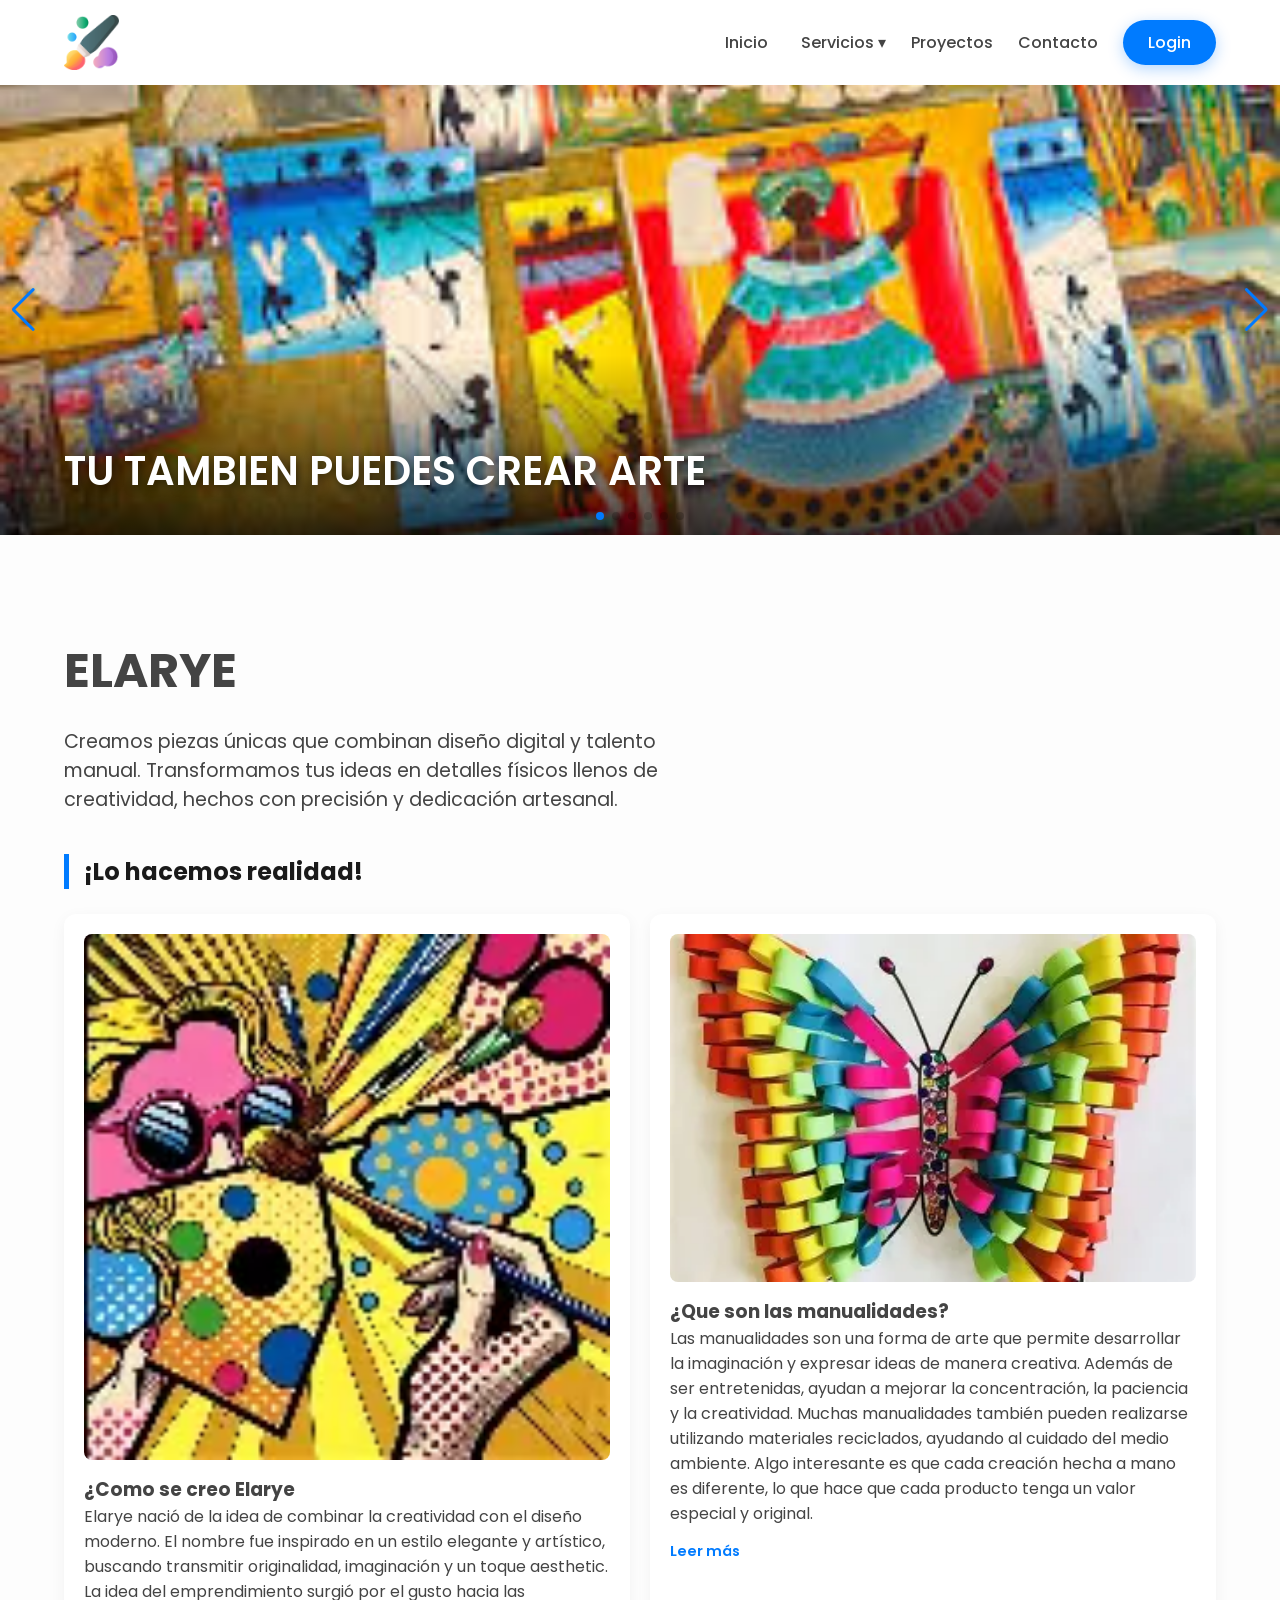
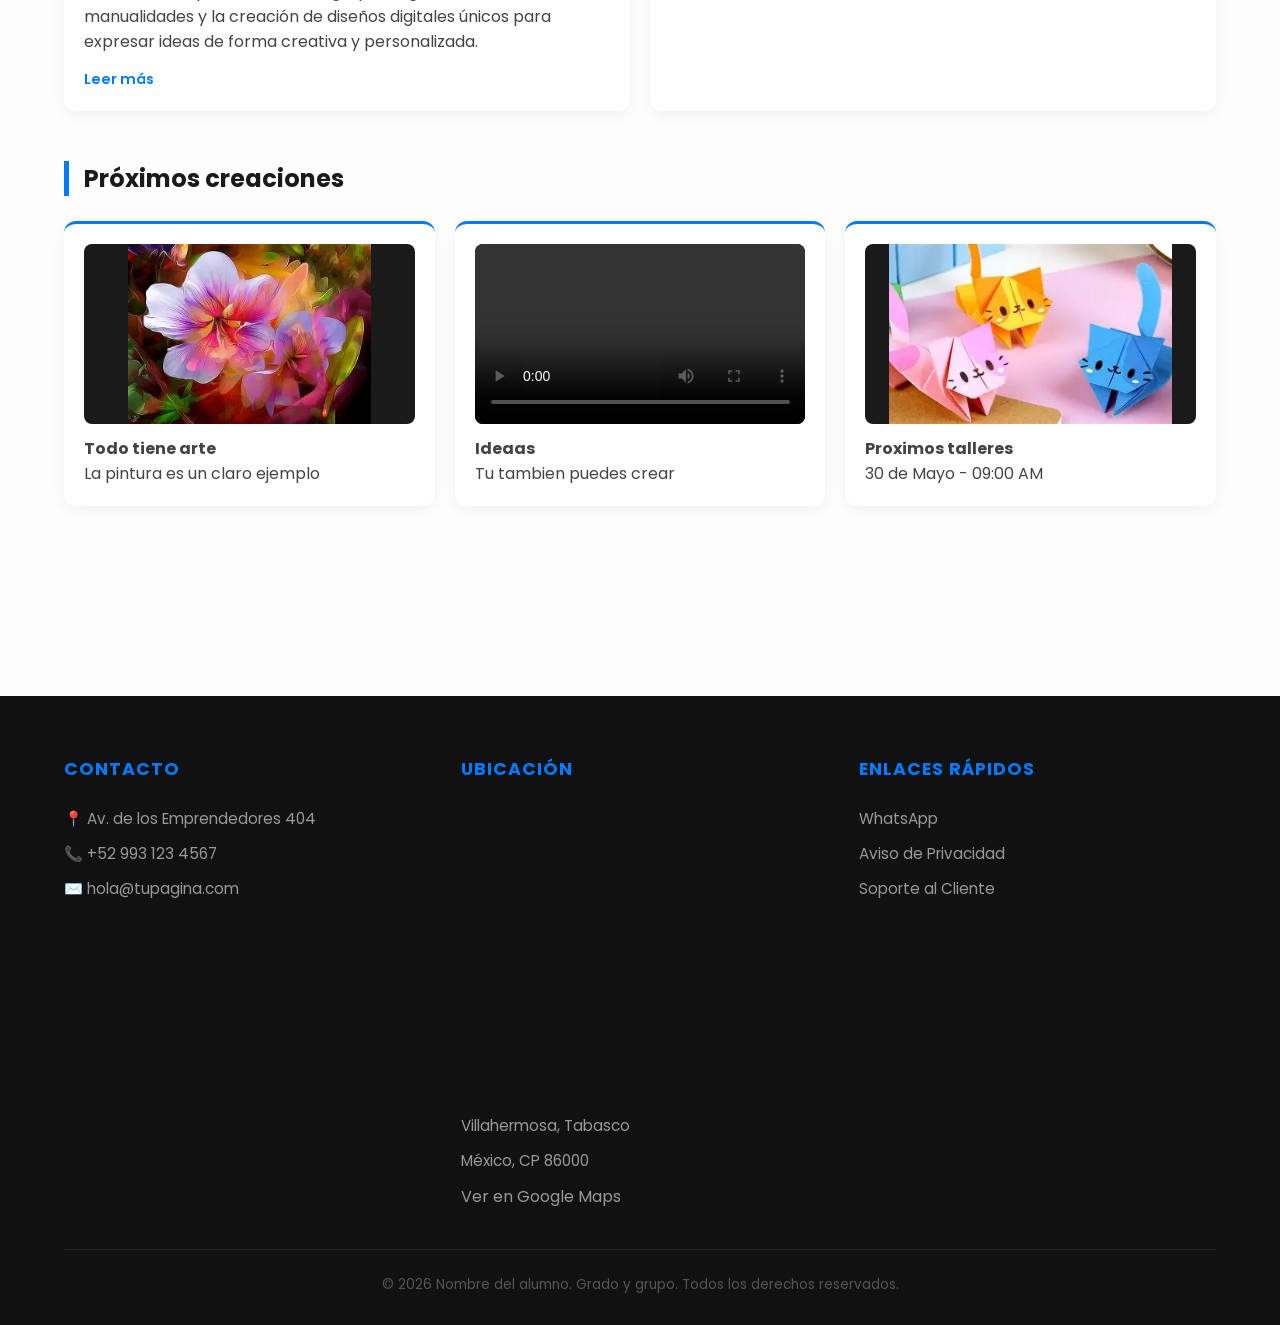
<file: index.html>
<!DOCTYPE html>
<html lang="es">
<head>
    <!-- Swiper CSS -->
<link rel="stylesheet" href="https://cdn.jsdelivr.net/npm/swiper@11/swiper-bundle.min.css" />
    <meta charset="UTF-8">
    <meta name="viewport" content="width=device-width, initial-scale=1.0">
    <title>Maquetación con divs</title>
        <!-- Google Fonts -->
    <link href="https://fonts.googleapis.com/css2?family=Poppins:wght@300;400;600&display=swap" rel="stylesheet">
    <link rel="stylesheet" href="estilos_maquetacion.css">
       <link rel="stylesheet" href="https://cdn-uicons.flaticon.com/4.0.0/uicons-solid-rounded/css/uicons-solid-rounded.css">
    <link rel="stylesheet" href="https://cdn-uicons.flaticon.com/4.0.0/uicons-solid-rounded/css/uicons-solid-rounded.css">
    <link rel="stylesheet" href="https://cdn-uicons.flaticon.com/4.0.0/uicons-solid-rounded/css/uicons-solid-rounded.css">
<link rel="stylesheet" href="https://cdn-uicons.flaticon.com/4.0.0/uicons-solid-rounded/css/uicons-solid-rounded.css">
<LINK rel="stylesheet" href='https://cdn-uicons.flaticon.com/4.0.0/uicons-solid-rounded/css/uicons-solid-rounded.css'>
<body>

    <header>
        <div class="container">
            <div class="logo">
                <!-- COLOCA TU LOGO AQUÍ -->
                <a href="index.html">
                    <img src="img/arte.png"  alt="Coloca tu logo aquí">
                </a>
            </div>

            <nav>
                <ul class="nav-menu">
                    <li><a href="index.html"><i class="fi fi-sr-home"></i>Inicio</a></li>
                    
                    <li class="dropdown">
                        <a href="#"><i class="fi fi-sr-customer-care"></i>Servicios ▾</a>
                        <ul class="dropdown-content">
                            <li><a href="#">Diseño Digital</a></li>
                            <li><a href="#">Creaciones</a></li>
                            <li><a href="#">Trabajos</a></li>
                        </ul>
                    </li>
                   

                    <li><a href="#">Proyectos</a></li>
                    <li><a href="#">Contacto</a></li>
                    <li><a href="login.html" class="btn-login">Login</a></li>
                </ul>
            </nav>
        </div>
    </header>
    <!-- Banner Principal -->
<div class="swiper mainBanner">
    <div class="swiper-wrapper">
        
        <!-- Slide 1 -->
        <div class="swiper-slide">
            <a href="tu-enlace-aqui.html" class="banner-link">
                <img src="banner/aarte.jpg" alt="ARTE">
                <div class="banner-content">
                    <div class="text-box">
                        <h1>TU TAMBIEN PUEDES CREAR ARTE</h1>
                    </div>
                </div>
            </a>
        </div>

        <!-- Slide 2 -->
        <div class="swiper-slide">
            <a href="otro-enlace.html" class="banner-link">
                <img src="banner/abejita.png" alt="MANUALIDADES">
                <div class="banner-content">
                    <div class="text-box">
                        <h1>TU TAMBIEN PUEDES CREAR MANUALIDADES</h1>
                    </div>
                </div>
            </a>
        </div>
        <!-- Slide 3 -->
        <div class="swiper-slide">
            <a href="otro-enlace.html" class="banner-link">
                <img src="banner/acuarela.png" alt="ACUARELA">
                <div class="banner-content">
                    <div class="text-box">
                        <h1>PONLE COLOR A TU VIDA</h1>
                    </div>
                </div>
            </a>
        </div>
        
    
     <!-- Slide 4 -->
        <div class="swiper-slide">
            <a href="tu-enlace-aqui.html" class="banner-link">
                <img src="banner/confetti.jpg" alt="FIESTA">
                <div class="banner-content">
                    <div class="text-box">
                        <h1>PUEDES DIVERTIRTE</h1>
                    </div>
                </div>
            </a>
        </div>
 <!-- Slide 5 -->
        <div class="swiper-slide">
            <a href="tu-enlace-aqui.html" class="banner-link">
                <img src="banner/mm.png" alt="CREA">
                <div class="banner-content">
                    <div class="text-box">
                        <h1>CREA UN NUEVO MUNDO</h1>
                    </div>
                </div>
            </a>
        </div>
         <!-- Slide 6 -->
        <div class="swiper-slide">
            <a href="tu-enlace-aqui.html" class="banner-link">
                <img src="banner/pintura.jpg" alt="APRENDE">
                <div class="banner-content">
                    <div class="text-box">
                        <h1>EL ARTE ESTA EN TODAS PARTES</h1>
                    </div>
                </div>
            </a>
        </div>
        </div>



    <!-- Controles -->
    <div class="swiper-button-next"></div>
    <div class="swiper-button-prev"></div>
    <div class="swiper-pagination"></div>
</div>

    <main class="container" style="padding: 100px 0;">
        <h1 style="font-size: 3rem; margin-bottom: 20px;">ELARYE</h1>
        <p style="font-size: 1.2rem; max-width: 600px;">​Creamos piezas únicas que combinan diseño digital y talento manual. Transformamos tus ideas en detalles físicos llenos de creatividad, hechos con precisión y dedicación artesanal.</p>
         <section class="seccion-info">
            
            <!-- FILA DE 2 CUADROS (Noticias Destacadas) -->
            <h2 class="titulo-seccion">¡Lo hacemos realidad!</h2>
            <div class="contenedor-dos">
                <div class="cuadro cuadro-grande">
                    <div class="imagen-placeholder"><img src="img/creacion.png" alt=""></div>
                    <h3>¿Como se creo Elarye</h3>
                    <p>Elarye nació de la idea de combinar la creatividad con el diseño moderno. El nombre fue inspirado en un estilo elegante y artístico, buscando transmitir originalidad, imaginación y un toque aesthetic. La idea del emprendimiento surgió por el gusto hacia las manualidades y la creación de diseños digitales únicos para expresar ideas de forma creativa y personalizada.</p>
                    <a href="#" class="leer-mas">Leer más</a>
                </div>
                <div class="cuadro cuadro-grande">
                    <div class="imagen-placeholder"><img src="img/manualidades.png" alt=""></div>
                    <h3>¿Que son las manualidades?</h3>
                    <p>Las manualidades son una forma de arte que permite desarrollar la imaginación y expresar ideas de manera creativa. Además de ser entretenidas, ayudan a mejorar la concentración, la paciencia y la creatividad. Muchas manualidades también pueden realizarse utilizando materiales reciclados, ayudando al cuidado del medio ambiente. Algo interesante es que cada creación hecha a mano es diferente, lo que hace que cada producto tenga un valor especial y original.</p>
                    
                    <a href="#" class="leer-mas">Leer más</a>
                </div>
            </div>

            <!-- FILA DE 3 CUADROS (Eventos o Info Rápida) -->
            <h2 class="titulo-seccion">Próximos creaciones</h2>
            <div class="contenedor-tres">
    <!-- Cuadro con Imagen -->
    <div class="cuadro cuadro-pequeno">
        <div class="media-container">
            <img src="img/flores.png" alt="">
        </div>
        <h4>Todo tiene arte</h4>
        <p>La pintura es un claro ejemplo</p>
    </div>

    <!-- Cuadro con Video -->
    <div class="cuadro cuadro-pequeno">
        <div class="media-container">
            <video controls>
                <source src="video/manu.mp4" type="video/mp4">
                Tu navegador no soporta videos.
            </video>
        </div>
        <h4>Ideaas</h4>
        <p>Tu tambien puedes crear</p>
    </div>

    <!-- Cuadro con Info Rápida (Solo texto si quieres) -->
    <div class="cuadro cuadro-pequeno">
        <div class="media-container">
            <img src="img/origami.png" alt="Evento">
        </div>
        <h4>Proximos talleres</h4>
        <p>30 de Mayo - 09:00 AM</p>
    </div>
</div>
</section>

<!-- ESTILOS CSS PARA ESTA SECCIÓN (Agrégalos a tu bloque <style>) -->
<style>
   /* ESTILOS CSS PARA ESTA SECCIÓN (Agrégalos a tu bloque <style>) */

    .seccion-info {
        padding: 40px 0;
    }

    .titulo-seccion {
        margin-bottom: 25px;
        color: var(--color-oscuro);
        border-left: 5px solid var(--color-primario);
        padding-left: 15px;
    }

    /* Contenedores Flexbox */
    .contenedor-dos, .contenedor-tres {
        display: flex;
        gap: 20px;
        flex-wrap: wrap; /* Para que sea responsivo */
        margin-bottom: 50px;
    }

    /* Estilo base de los cuadros */
    .cuadro {
        background: var(--blanco);
        border-radius: 12px;
        padding: 20px;
        box-shadow: 0 4px 15px rgba(0,0,0,0.05);
        transition: transform 0.3s ease;
    }

    .cuadro:hover {
        transform: translateY(-5px);
    }

    /* Tamaños específicos */
    .cuadro-grande {
        flex: 1 1 calc(50% - 20px); /* 2 cuadros por fila */
        min-width: 300px;
    }

    .cuadro-pequeno {
        flex: 1 1 calc(33.33% - 20px); /* 3 cuadros por fila */
        min-width: 250px;
        border-top: 3px solid var(--color-primario);
        align-items: center;
    }
.imagen-placeholder {
    width: 100%;
    height: auto;       /* Ya no obligamos a que mida 200px */
    overflow: hidden;
    border-radius: 8px;
    margin-bottom: 15px;
}

.imagen-placeholder img {
    width: 100%;        /* Ocupa todo el ancho disponible */
    height: auto;       /* Mantiene su proporción natural */
    display: block;
}
  
    /* Elementos internos 
    .imagen-placeholder {
        background: #eee;
        height: 150px;
        display: flex;
        align-items: center;
        justify-content: center;
        border-radius: 8px;
        margin-bottom: 15px;
        color: #888;
    }*/

    .leer-mas {
        display: inline-block;
        margin-top: 15px;
        color: var(--color-primario);
        text-decoration: none;
        font-weight: 600;
        font-size: 0.9rem;
    }
    /* Contenedor universal para fotos y videos */
.media-container {
    width: 100%;
    height: 180px;         /* Altura fija para que los 3 cuadros estén parejos */
    background-color: #1a1a1a; /* Fondo oscuro para resaltar el contenido */
    display: flex;
    align-items: center;
    justify-content: center;
    border-radius: 8px;
    margin-bottom: 12px;
    overflow: hidden;
}

/* Ajuste para que se vea TODO (Imagen) */
.media-container img {
    max-width: 100%;
    max-height: 100%;
    object-fit: contain;   /* ESTA ES LA CLAVE: No corta nada */
}

/* Ajuste para que se vea TODO (Video) */
.media-container video {
    width: 100%;
    height: 100%;
    object-fit: contain;   /* ESTA ES LA CLAVE: Muestra el video completo */
    outline: none;
}
</style>
        
    </main>

    <footer>
        <div class="container">
            <div class="footer-grid">
                <div class="footer-col">
                    <h4>Contacto</h4>
                    <p>📍 Av. de los Emprendedores 404</p>
                    <p>📞 +52 993 123 4567</p>
                    <p>✉️ hola@tupagina.com</p>
                </div>
                <div class="footer-col">
                    <h4>Ubicación</h4>
                    <iframe src="https://www.google.com/maps/embed?pb=!1m18!1m12!1m3!1d3786.028294113666!2d-93.21983602576584!3d18.391563373104063!2m3!1f0!2f0!3f0!3m2!1i1024!2i768!4f13.1!3m3!1m2!1s0x85ee8cd7cc8ce477%3A0xe16984e99de48f21!2sPreparatoria%20Augusto%20Hern%C3%A1ndez%20Oliv%C3%A9!5e0!3m2!1ses-419!2smx!4v1779738208596!5m2!1ses-419!2smx" width="400" height="300" style="border:0;" allowfullscreen="" loading="lazy" referrerpolicy="no-referrer-when-downgrade"></iframe>
                    <p>Villahermosa, Tabasco</p>
                    <p>México, CP 86000</p>
                    <a href="#">Ver en Google Maps</a>
                </div>
                <div class="footer-col">
                    <h4>Enlaces Rápidos</h4>
                    <ul>
                        <li><a href="https://wa.me/529334068645?text=Hola,%20me%20gustaría%20recibir%20información%20sobre%20sus%20productos%20o%20servicios." target="_blank"><i class="fi fi-sr-envelope-dot"></i>WhatsApp</a></li>
                        <li><a href="#">Aviso de Privacidad</a></li>
                        <li><a href="#">Soporte al Cliente</a></li>
                    </ul>
                </div>
            </div>
            <div class="footer-bottom">
                &copy; 2026 Nombre del alumno. Grado y grupo. Todos los derechos reservados.
            </div>
        </div>
    </footer>
<script src="https://cdn.jsdelivr.net/npm/swiper@11/swiper-bundle.min.js"></script>
<script src="banner.js"></script>
</body>
</html>
</file>
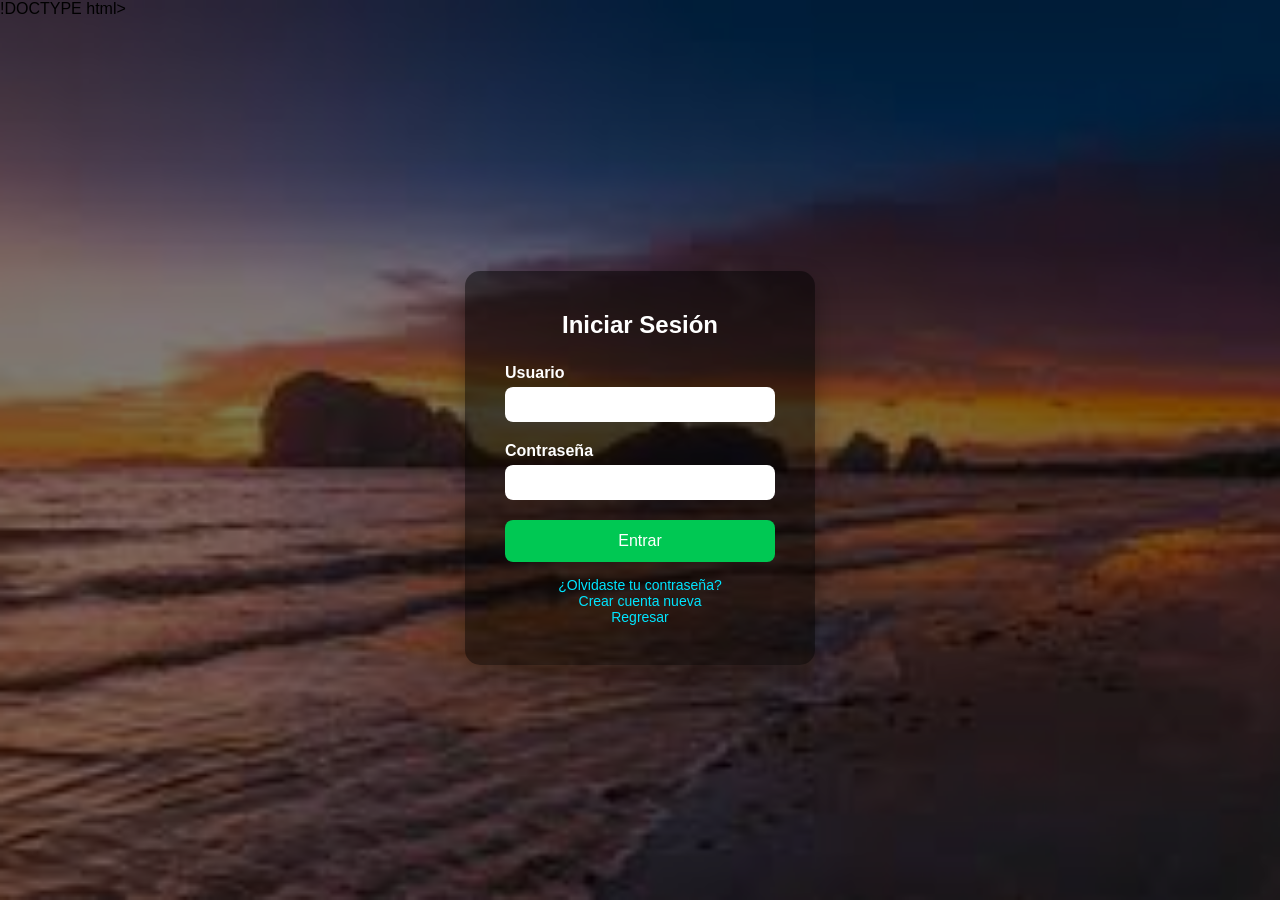
<file: login.html>
!DOCTYPE html>
<html lang="es">
<head>
  <meta charset="UTF-8" />
  <meta name="viewport" content="width=device-width, initial-scale=1.0"/>
  <title>Iniciar Sesión</title>
  <link rel="stylesheet" href="estilos2.css">
</head>
<body>
  <div class="login-box">
    <h2>Iniciar Sesión</h2>
    <form action="#" method="post" id="formularioLogin">
      <label for="usuario">Usuario</label>
      <input type="text" id="usuario" name="usuario" required />

      <label for="contrasena">Contraseña</label>
      <input type="password" id="contrasena" name="contrasena" required />
      

      <input type="submit" value="Entrar" />
    </form>
    <div class="extra">
      <p><a href="#">¿Olvidaste tu contraseña?</a></p>
      <p><a href="#">Crear cuenta nueva</a></p>
       <p><a href="index.html">Regresar</a></p>
    </div>
  </div>
  <script src="login.js"></script>
</body>
</html>
</file>
<file: estilos_maquetacion.css>
/* --- 1. VARIABLES --- */
:root {
    --color-primario: #007bff; /* Color principal (azul) */
    --color-oscuro: #1a1a1a; /* Color oscuro para textos fuertes */
    --color-texto: #444; /* Color general del texto */
    --blanco: #ffffff; /* Color blanco */
    --sombra: 0 10px 30px rgba(0,0,0,0.1); /* Sombra suave */
    --transicion: all 0.4s cubic-bezier(0.165, 0.84, 0.44, 1); /* Animación suave */
}

/* Reset básico para quitar márgenes por defecto */
* {
    margin: 0;
    padding: 0;
    box-sizing: border-box; /* Evita que el padding rompa tamaños */
}

/* Configuración general del body */
body {
    font-family: 'Poppins', sans-serif; /* Fuente */
    background-color: #fdfdfd; /* Fondo claro */
    color: var(--color-texto); /* Color del texto */
    display: flex;
    flex-direction: column;
    min-height: 100vh; /* Para que el footer quede abajo */
}

/* Contenedor centrado */
.container {
    width: 90%;
    max-width: 1200px; /* Ancho máximo */
    margin: 0 auto; /* Centrar */
}

/* --- 2. HEADER Y LOGO --- */
header {
    background: var(--blanco); /* Fondo blanco */
    padding: 15px 0;
    box-shadow: 0 2px 15px rgba(0,0,0,0.05); /* Sombra ligera */
    position: sticky; /* Se queda fijo arriba */
    top: 0;
    z-index: 1000; /* Siempre encima */
}

/* Alinea logo y menú */
header .container {
    display: flex;
    justify-content: space-between;
    align-items: center;
}

/* CONFIGURACIÓN DEL LOGO */
.logo img {
    height: 55px; /* Tamaño del logo */
    width: auto;
    display: block;
}

/* --- 3. NAVEGACIÓN Y MENÚ --- */
.nav-menu {
    display: flex; /* Menú en fila */
    list-style: none; /* Quita viñetas */
    align-items: center;
}

/* Separación entre opciones */
.nav-menu > li {
    margin-left: 25px;
    position: relative; /* Necesario para submenú */
}

/* Estilo de enlaces */
.nav-menu a {
    text-decoration: none;
    color: var(--color-oscuro);
    font-weight: 500;
    padding: 10px 0;
    transition: var(--transicion);
    display: block;

    /* Permite alinear iconos con texto */
    display: inline-flex; 
    align-items: center; 
    gap: 8px; 
    text-decoration: none; 
    color: inherit;
}

/* Línea animada debajo del menú */
.nav-menu > li > a::after {
    content: '';
    position: absolute;
    width: 0; /* Empieza invisible */
    height: 2px;
    bottom: 0;
    left: 0;
    background-color: var(--color-primario);
    transition: var(--transicion);
}

/* Cuando pasas el mouse aparece la línea */
.nav-menu > li:hover > a::after {
    width: 100%;
}

/* Cambio de color al pasar el mouse */
.nav-menu a:hover {
    color: var(--color-primario);
}

/* --- 4. SUBMENÚ DESPLEGABLE --- */
.dropdown-content {
    position: absolute;
    top: 120%; /* Debajo del menú */
    left: -20px;
    background: var(--blanco);
    min-width: 220px;
    padding: 15px 0;
    list-style: none;
    border-radius: 12px; /* Bordes redondeados */
    box-shadow: var(--sombra);

    /* Oculto por defecto */
    opacity: 0;
    visibility: hidden;
    transform: translateY(20px); /* Baja un poco */
    transition: var(--transicion);
}

/* Mostrar el submenú al pasar el mouse */
.dropdown:hover .dropdown-content {
    opacity: 1;
    visibility: visible;
    transform: translateY(0);
}

/* Estilo de opciones del submenú */
.dropdown-content li a {
    padding: 12px 25px;
    font-size: 0.9rem;
    color: var(--color-texto);
    font-weight: 400;
}

/* Hover en submenú */
.dropdown-content li a:hover {
    background-color: #f8faff;
    color: var(--color-primario);
    padding-left: 30px; /* Se mueve a la derecha */
}

/* Botón Login resaltado */
.btn-login {
    background-color: var(--color-primario);
    color: var(--blanco) !important;
    padding: 10px 25px !important;
    border-radius: 50px; /* Forma redonda */
    box-shadow: 0 4px 15px rgba(0, 123, 255, 0.3);
}

/* Efecto hover del botón */
.btn-login:hover {
    transform: translateY(-2px); /* Se levanta */
    box-shadow: 0 6px 20px rgba(0, 123, 255, 0.4);
}

/* --- 5. RESPONSIVE --- */
@media (max-width: 850px) {

    /* Header en columna */
    header .container {
        flex-direction: column;
        gap: 20px;
    }

    /* Menú se adapta */
    .nav-menu {
        flex-wrap: wrap;
        justify-content: center;
    }

    .nav-menu li {
        margin: 5px 15px;
    }

    /* Submenú en móvil */
    .dropdown-content {
        position: static; /* Ya no flotante */
        box-shadow: none;
        opacity: 1;
        visibility: visible;
        transform: none;
        display: none; /* Oculto */
        background: #f1f1f1;
    }

    /* Mostrar al hacer hover */
    .dropdown:hover .dropdown-content {
        display: block;
    }
}

/* --- 6. FOOTER 3 COLUMNAS --- */
footer {
    background: #111;
    color: #fff;
    padding: 60px 0 30px;
    margin-top: auto; /* Empuja el footer abajo */
}

/* Grid para dividir en columnas */
.footer-grid {
    display: grid;
    grid-template-columns: repeat(auto-fit, minmax(250px, 1fr)); /* Responsive */
    gap: 40px;
    margin-bottom: 40px;
}

/* Títulos del footer */
.footer-col h4 {
    color: var(--color-primario);
    margin-bottom: 25px;
    font-size: 1.1rem;
    text-transform: uppercase;
    letter-spacing: 1px;
}

/* Texto del footer */
.footer-col p, .footer-col li {
    color: #999;
    font-size: 0.95rem;
    margin-bottom: 12px;
}

/* Quita viñetas */
.footer-col ul { 
    list-style: none; 
}

/* Enlaces del footer */
.footer-col a {
    color: #999;
    text-decoration: none;
    transition: var(--transicion);
}

/* Hover enlaces */
.footer-col a:hover {
    color: var(--blanco);
}

/* Parte inferior del footer */
.footer-bottom {
    text-align: center;
    border-top: 1px solid #222;
    padding-top: 25px;
    color: #555;
    font-size: 0.85rem;


.seccion-info {
    padding: 50px 0;
}

.contenedor-dos {
    display: flex;
    justify-content: space-between;
    gap: 20px;
    margin-top: 30px;
}

.cuadro {
    flex: 1;
    background: #ffffff;
    padding: 20px;
    border-radius: 10px;
    box-shadow: 0px 4px 10px rgba(0,0,0,0.1);
    text-align: center;
}

.cuadro img, .cuadro video {
    width: 100%;
    height: 200px;
    object-fit: contain; /* Regla obligatoria de tu práctica */
    border-radius: 5px;
}

.leer-mas {
    display: inline-block;
    margin-top: 15px;
    color: #007bff;
    text-decoration: none;
    font-weight: bold;
}
}
/* --- ESTILOS DEL BANNER --- */
.mainBanner {
    width: 100%;
    height: 450px; /* Altura ideal tipo e-commerce */
    position: relative;
}

.mainBanner .swiper-slide {
    position: relative;
    overflow: hidden;
}

.mainBanner img {
    width: 100%;
    height: 100%;
    object-fit: cover; /* Ajuste perfecto de la imagen */
    object-position: center;
}

/* Capa de contenido sobre la imagen */
.banner-content {
    position: absolute;
    top: 0;
    left: 0;
    width: 100%;
    height: 100%;
    display: flex;
    align-items: center; /* Centrado vertical */
    padding-left: 10%; /* Alineado a la izquierda como ML */
    background: linear-gradient(to right, rgba(0,0,0,0.4), transparent); /* Degradado para legibilidad */
}

.text-box {
    color: white;
    max-width: 500px;
}

.text-box span {
    font-size: 0.9rem;
    font-weight: 600;
    letter-spacing: 2px;
    color: var(--color-primario);
}

.text-box h1 {
    font-size: 3rem;
    margin: 10px 0 20px;
    line-height: 1.1;
}

.btn-comprar {
    padding: 12px 30px;
    background: var(--color-primario);
    border: none;
    color: white;
    font-weight: 600;
    border-radius: 5px;
    cursor: pointer;
    transition: transform 0.3s;
}

.btn-comprar:hover {
    transform: scale(1.05);
}

/* --- RESPONSIVE --- */
@media (max-width: 768px) {
    .mainBanner { height: 300px; }
    .text-box h1 { font-size: 1.8rem; }
    .banner-content { padding-left: 5%; }
}
/* --- ESTILOS DEL BANNER --- */
.mainBanner {
    width: 100%;
    height: 450px;
    position: relative;
}

/* Hace que todo el slide sea clickable */
.banner-link {
    text-decoration: none;
    display: block;
    width: 100%;
    height: 100%;
    position: relative;
}

.mainBanner .swiper-slide {
    position: relative;
    overflow: hidden;
}

.mainBanner img {
    width: 100%;
    height: 100%;
    object-fit: cover;
    object-position: center;
    transition: transform 0.5s ease; /* Efecto zoom opcional */
}

/* Zoom suave al pasar el mouse por el banner */
.banner-link:hover img {
    transform: scale(1.05);
}

/* Capa de contenido: Alineada ABAJO a la IZQUIERDA */
.banner-content {
    position: absolute;
    top: 0;
    left: 0;
    width: 100%;
    height: 100%;
    display: flex;
    align-items: flex-end; /* Mueve el texto al fondo */
    justify-content: flex-start; /* Mueve el texto a la izquierda */
    padding: 40px 5%; /* Espacio desde los bordes */
    /* Degradado oscuro desde abajo para que el texto blanco se lea perfecto */
    background: linear-gradient(to top, rgba(0,0,0,0.7) 0%, transparent 40%);
    box-sizing: border-box;
}

.text-box {
    color: white;
    max-width: 80%;
}

.text-box h1 {
    font-size: 2.5rem;
    margin: 0;
    line-height: 1.2;
    font-weight: 600;
    /* Sombra de apoyo */
    text-shadow: 2px 2px 10px rgba(0,0,0,0.5);
}

/* --- RESPONSIVE --- */
@media (max-width: 768px) {
    .mainBanner { height: 300px; }
    .text-box h1 { font-size: 1.5rem; }
    .banner-content { padding: 20px 5%; }
}
</file>
<file: estilos2.css>
* {
      box-sizing: border-box;
      margin: 0;
      padding: 0;
    }

    body {
      font-family: 'Segoe UI', Tahoma, Geneva, Verdana, sans-serif;
      height: 100vh;
      background: url('img/fondo.png.jfif') 
        no-repeat center center fixed;
      background-size: cover;
      position: relative;
    }

    body::before {
      content: "";
      position: absolute;
      top: 0;
      left: 0;
      height: 100%;
      width: 100%;
      background-color: rgba(0, 0, 0, 0.5);
      z-index: 0;
    }

    .login-box {
      position: relative;
      z-index: 1;
      background: url('https://images.unsplash.com/photo-1601597111158-3e37d4c1887c?auto=format&fit=crop&w=400&q=80') no-repeat center;
      background-size: cover;
      padding: 40px;
      border-radius: 15px;
      box-shadow: 0 10px 25px rgba(0, 0, 0, 0.3);
      width: 100%;
      max-width: 350px;
      margin: auto;
      top: 50%;
      transform: translateY(-50%);
      color: white;
    }

    .login-box::before {
      /* Capa semitransparente sobre la imagen del cuadro */
      content: "";
      position: absolute;
      top: 0;
      left: 0;
      height: 100%;
      width: 100%;
      background-color: rgba(0, 0, 0, 0.5); /* Oscurece la imagen del cuadro */
      border-radius: 15px;
      z-index: -1;
    }

    .login-box h2 {
      text-align: center;
      margin-bottom: 25px;
      color: #fff;
    }

    .login-box label {
      display: block;
      margin-bottom: 5px;
      font-weight: bold;
      color: #fff;
    }

    .login-box input[type="text"],
    .login-box input[type="password"] {
      width: 100%;
      padding: 10px;
      margin-bottom: 20px;
      border: none;
      border-radius: 8px;
      outline: none;
    }

    .login-box input[type="submit"] {
      width: 100%;
      padding: 12px;
      background-color: #00c853;
      color: white;
      border: none;
      border-radius: 8px;
      font-size: 16px;
      cursor: pointer;
    }

    .login-box .extra {
      text-align: center;
      margin-top: 15px;
    }

    .login-box .extra a {
      text-decoration: none;
      color: #00e5ff;
      font-size: 14px;
    }

    .login-box .extra a:hover {
      text-decoration: underline;
    }
</file>
